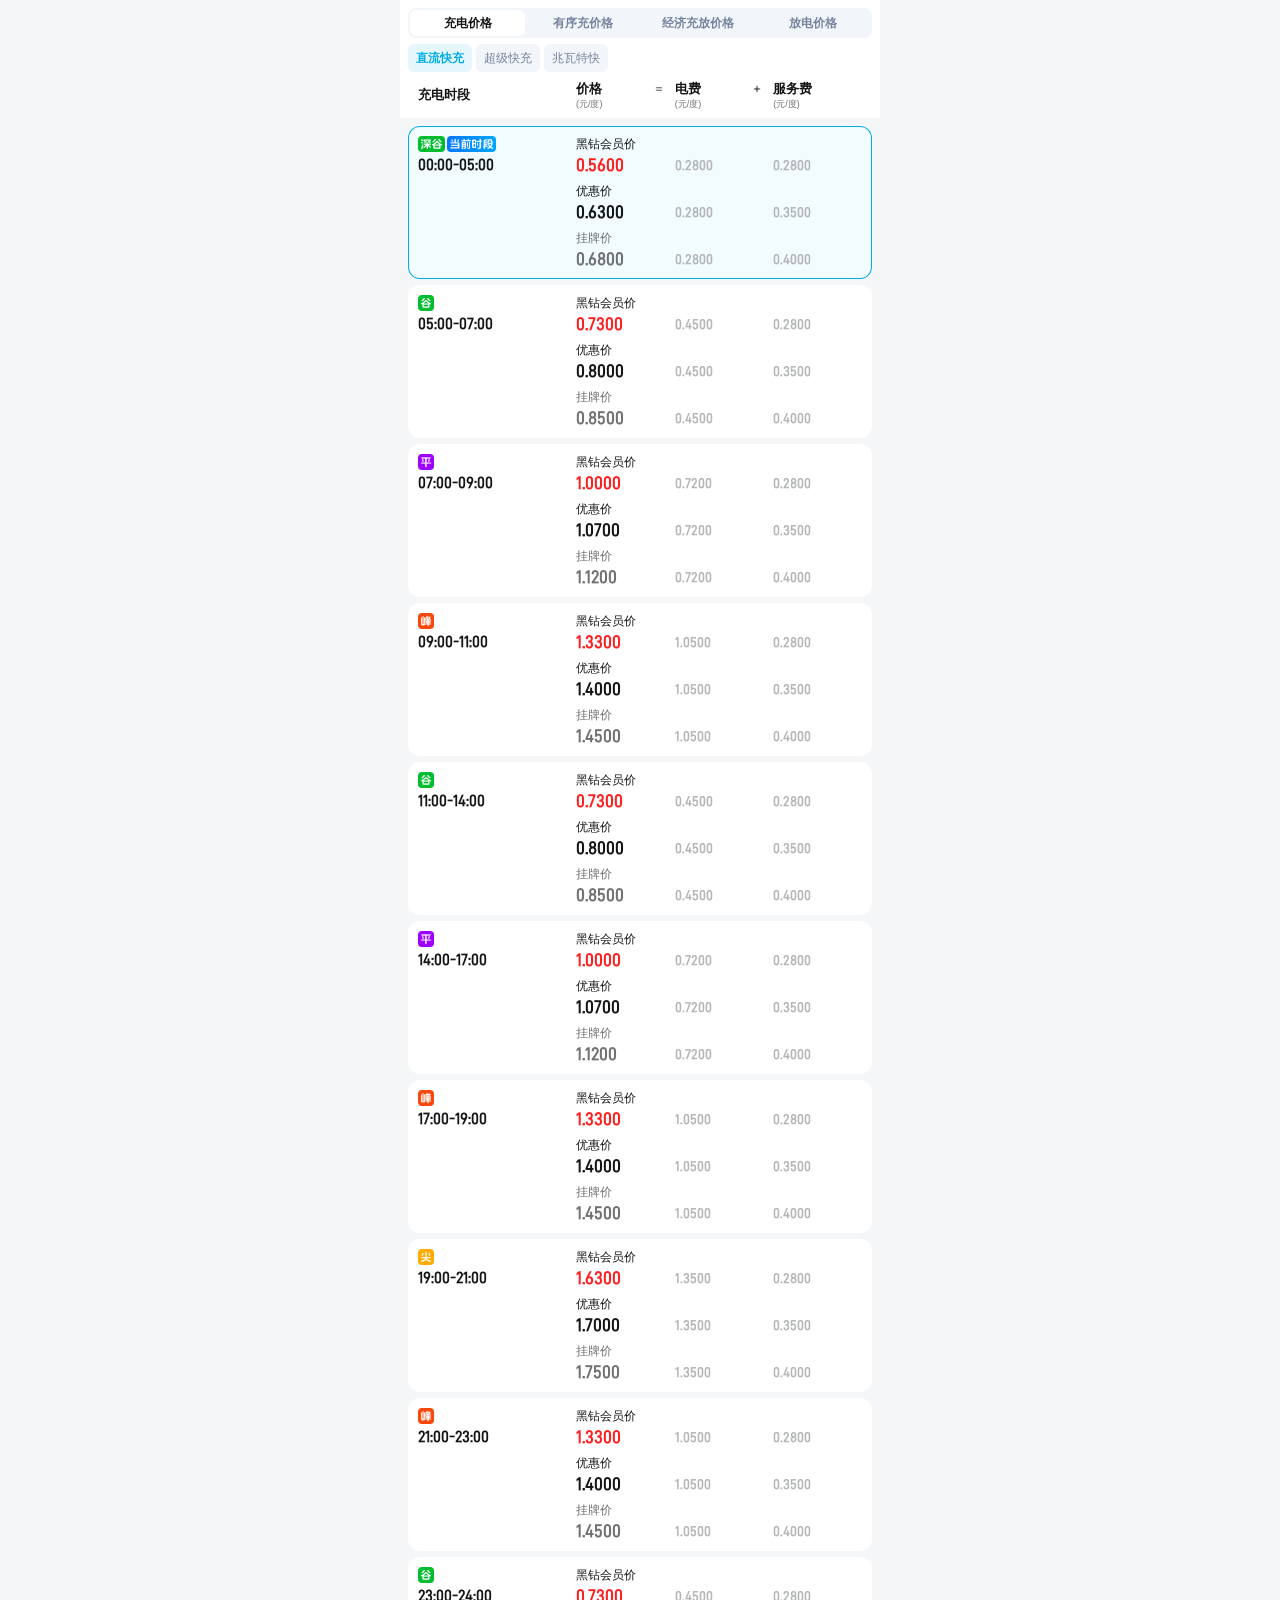
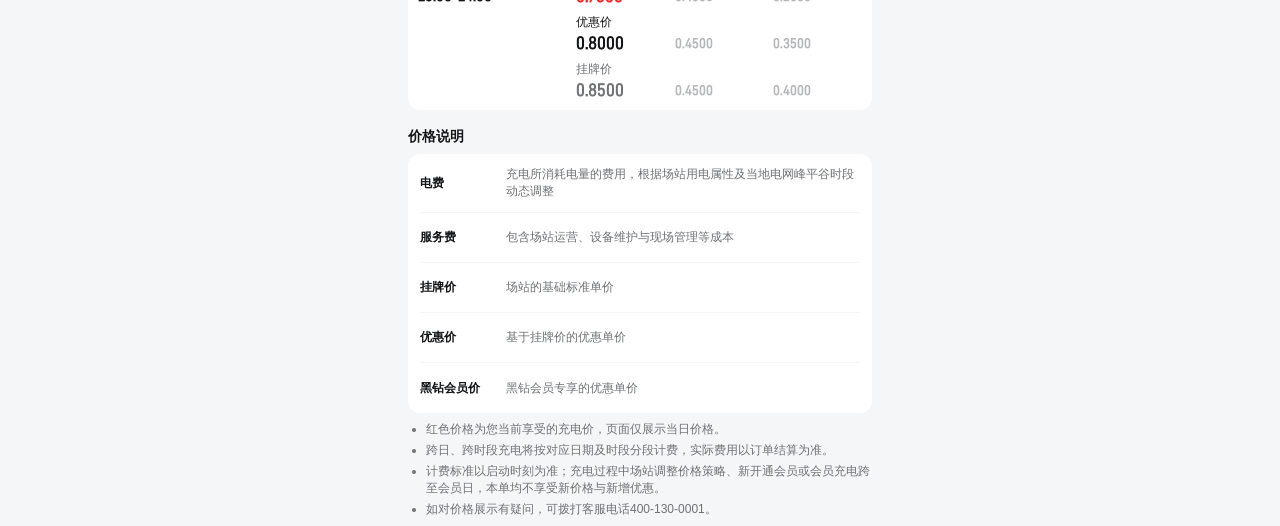
<file: index.html>
<!doctype html>
<!--
  价格详情 H5 页面壳
  - 运行在 APP WebView 中，不包含 APP 原生导航栏。
  - 策略、终端和价格卡片由 app.js 动态渲染。
  - id 与 data-definition 是 JavaScript 查询和显隐控制的契约，修改时需同步 app.js。
-->
<html lang="zh-CN">
  <head>
    <meta charset="UTF-8" />
    <!-- viewport-fit=cover 用于兼容全面屏安全区，底部安全区由 CSS env() 处理。 -->
    <meta name="viewport" content="width=device-width, initial-scale=1, viewport-fit=cover" />
    <meta name="color-scheme" content="light" />
    <title>价格详情</title>
    <!-- 使用空 data favicon，避免静态服务额外请求 /favicon.ico 产生 404。 -->
    <link rel="icon" href="data:," />
    <link rel="stylesheet" href="./styles.css?v=20260912-2" />
  </head>
  <body>
    <main class="price-detail" id="priceDetail">
      <!--
        顶部吸附区：仅包含 H5 内的策略、终端和价格表头。
        APP 原生导航不在 H5 内重复实现。
      -->
      <header class="sticky-header" id="stickyHeader">
        <div class="top-menu" id="topMenu">
          <!--
            策略按钮由 renderStrategies() 注入；白色 slider 是固定底层节点。
            JS 只能删除/重建 .strategy-tab，不能整体清空 #strategyTabs，否则滑块会一并丢失。
          -->
          <section class="strategy-section" id="strategySection" aria-label="充电策略">
            <div class="strategy-tabs" id="strategyTabs">
              <span class="strategy-slider" aria-hidden="true"></span>
            </div>
          </section>

          <!--
            终端按钮由 renderTerminals() 注入；非“充电价格”策略会折叠整个区域。
            折叠依赖 .is-collapsed 的高度与透明度动画，不能改用 hidden 或 display:none。
          -->
          <section class="terminal-section" id="terminalSection" aria-label="终端类型">
            <div class="terminal-tabs" id="terminalTabs"></div>
          </section>
        </div>

        <!--
          表头与价格卡片共用 .price-grid / .price-columns 网格。
          调整列宽、左内边距或列间距时，必须同步检查卡片列是否仍对齐。
        -->
        <div class="table-head" aria-hidden="true">
          <div class="price-grid table-head-grid">
            <div class="period-head">充电时段</div>
            <div class="price-columns">
              <div class="column-head">
                <div class="column-title">
                  <span>价格</span>
                  <img src="./assets/equals@3x.png" alt="" />
                </div>
                <span class="column-unit">(元/度)</span>
              </div>
              <div class="column-head">
                <div class="column-title">
                  <span>电费</span>
                  <img src="./assets/plus@3x.png" alt="" />
                </div>
                <span class="column-unit">(元/度)</span>
              </div>
              <div class="column-head">
                <div class="column-title"><span>服务费</span></div>
                <span class="column-unit">(元/度)</span>
              </div>
            </div>
          </div>
        </div>
      </header>

      <!--
        当日时段卡片挂载点；完整内容由 renderSchedule() 一次性生成。
        当前卡片同时使用 .is-current 与 aria-current="time" 标识，供样式和滚动定位共同查询。
      -->
      <section class="schedule-list" id="scheduleList" aria-label="当日分时价格"></section>

      <!--
        价格说明是稳定 DOM，app.js 根据当前页面实际展示的价格类型控制各 data-definition 行的显隐。
        底部四条计费提示为所有策略共用文案，不参与动态显隐。
      -->
      <section class="explanation">
        <div class="explanation-block">
          <h2>价格说明</h2>
          <dl class="definition-card">
            <!-- data-definition 的取值必须与 STRATEGY_CONFIG.definitions 保持一致。 -->
            <div data-definition="electricity"><dt>电费</dt><dd>充电所消耗电量的费用，根据场站用电属性及当地电网峰平谷时段动态调整</dd></div>
            <div data-definition="service"><dt>服务费</dt><dd>包含场站运营、设备维护与现场管理等成本</dd></div>
            <div data-definition="listed"><dt>挂牌价</dt><dd>场站的基础标准单价</dd></div>
            <div data-definition="discount"><dt>优惠价</dt><dd>基于挂牌价的优惠单价</dd></div>
            <div data-definition="member"><dt>黑钻会员价</dt><dd>黑钻会员专享的优惠单价</dd></div>
          </dl>
          <ul class="price-notes">
            <li>红色价格为您当前享受的充电价，页面仅展示当日价格。</li>
            <li>跨日、跨时段充电将按对应日期及时段分段计费，实际费用以订单结算为准。</li>
            <li>计费标准以启动时刻为准；充电过程中场站调整价格策略、新开通会员或会员充电跨至会员日，本单均不享受新价格与新增优惠。</li>
            <li>如对价格展示有疑问，可拨打客服电话400-130-0001。</li>
          </ul>
        </div>
      </section>
    </main>

    <noscript>请启用 JavaScript 以查看价格详情。</noscript>
    <!-- 脚本放在 body 底部，确保执行时所有固定 DOM 锚点均已创建。 -->
    <script src="./app.js?v=20260912-2"></script>
  </body>
</html>
</file>
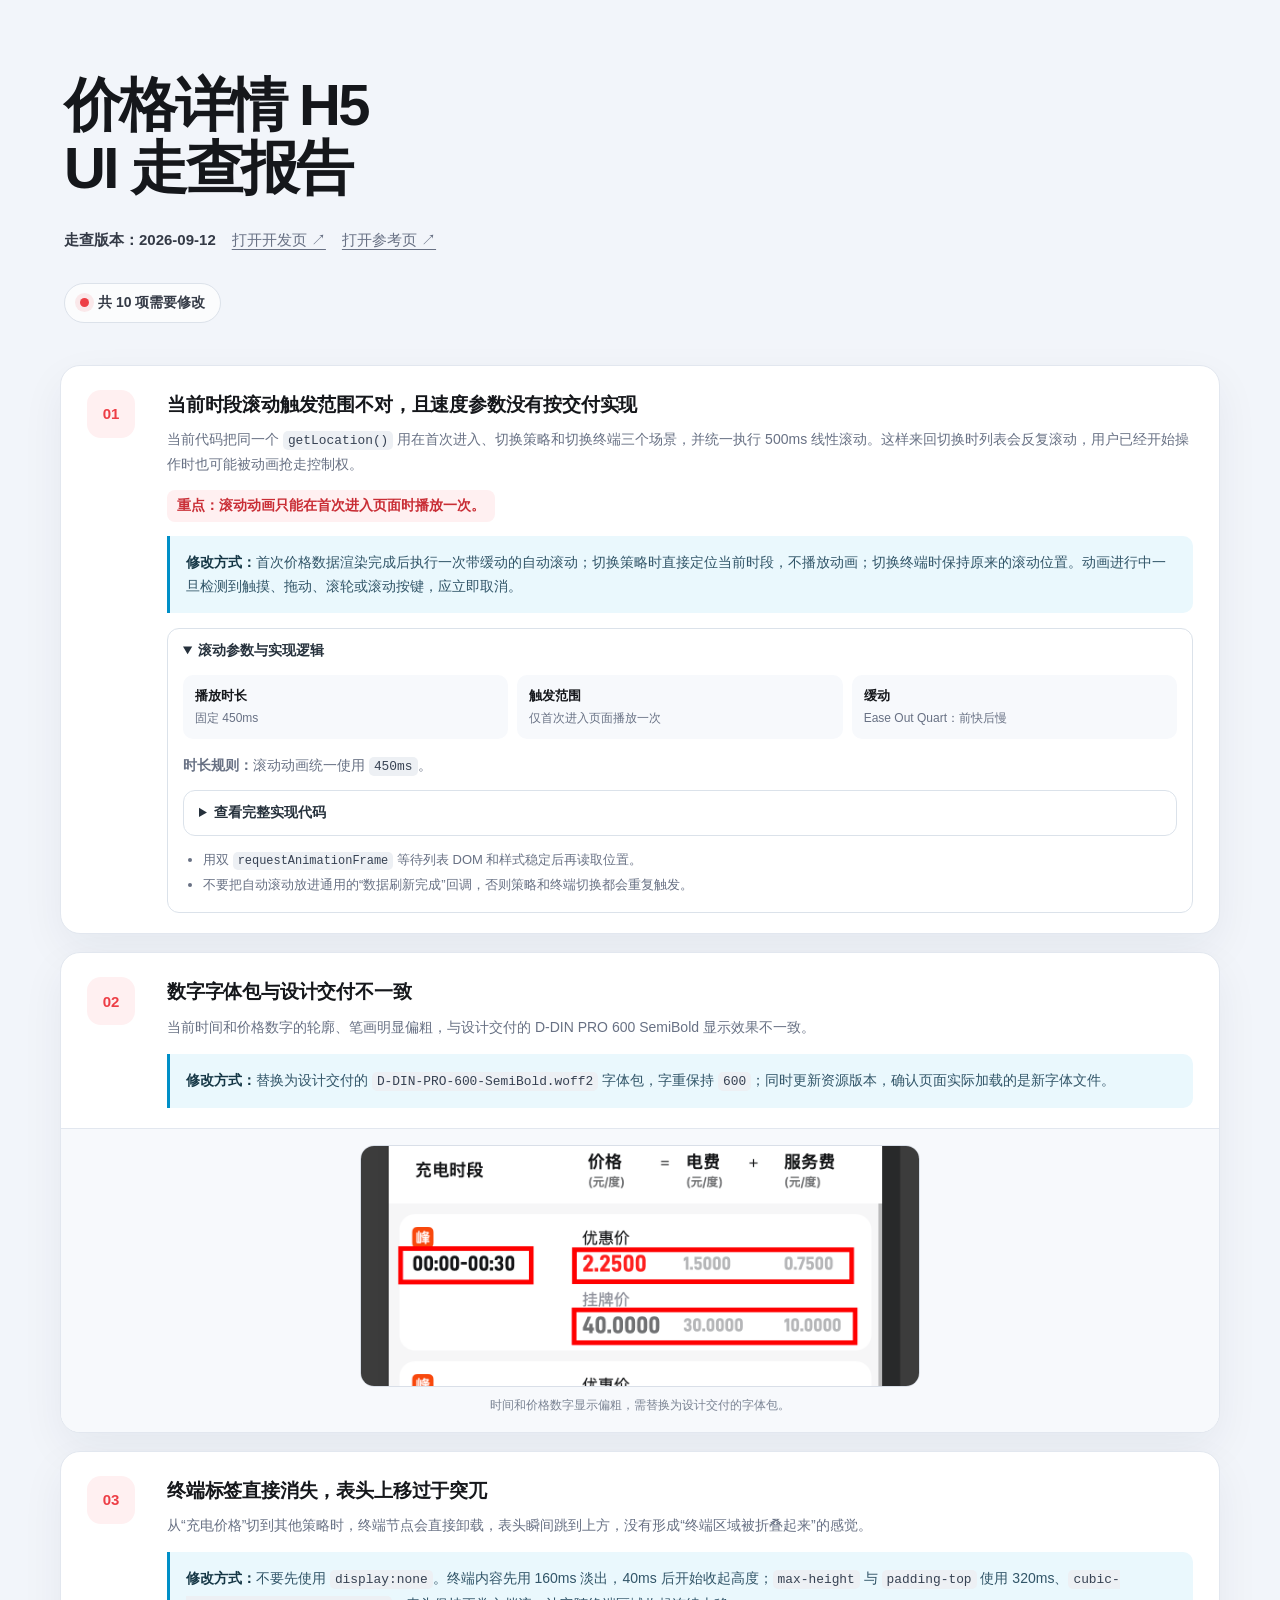
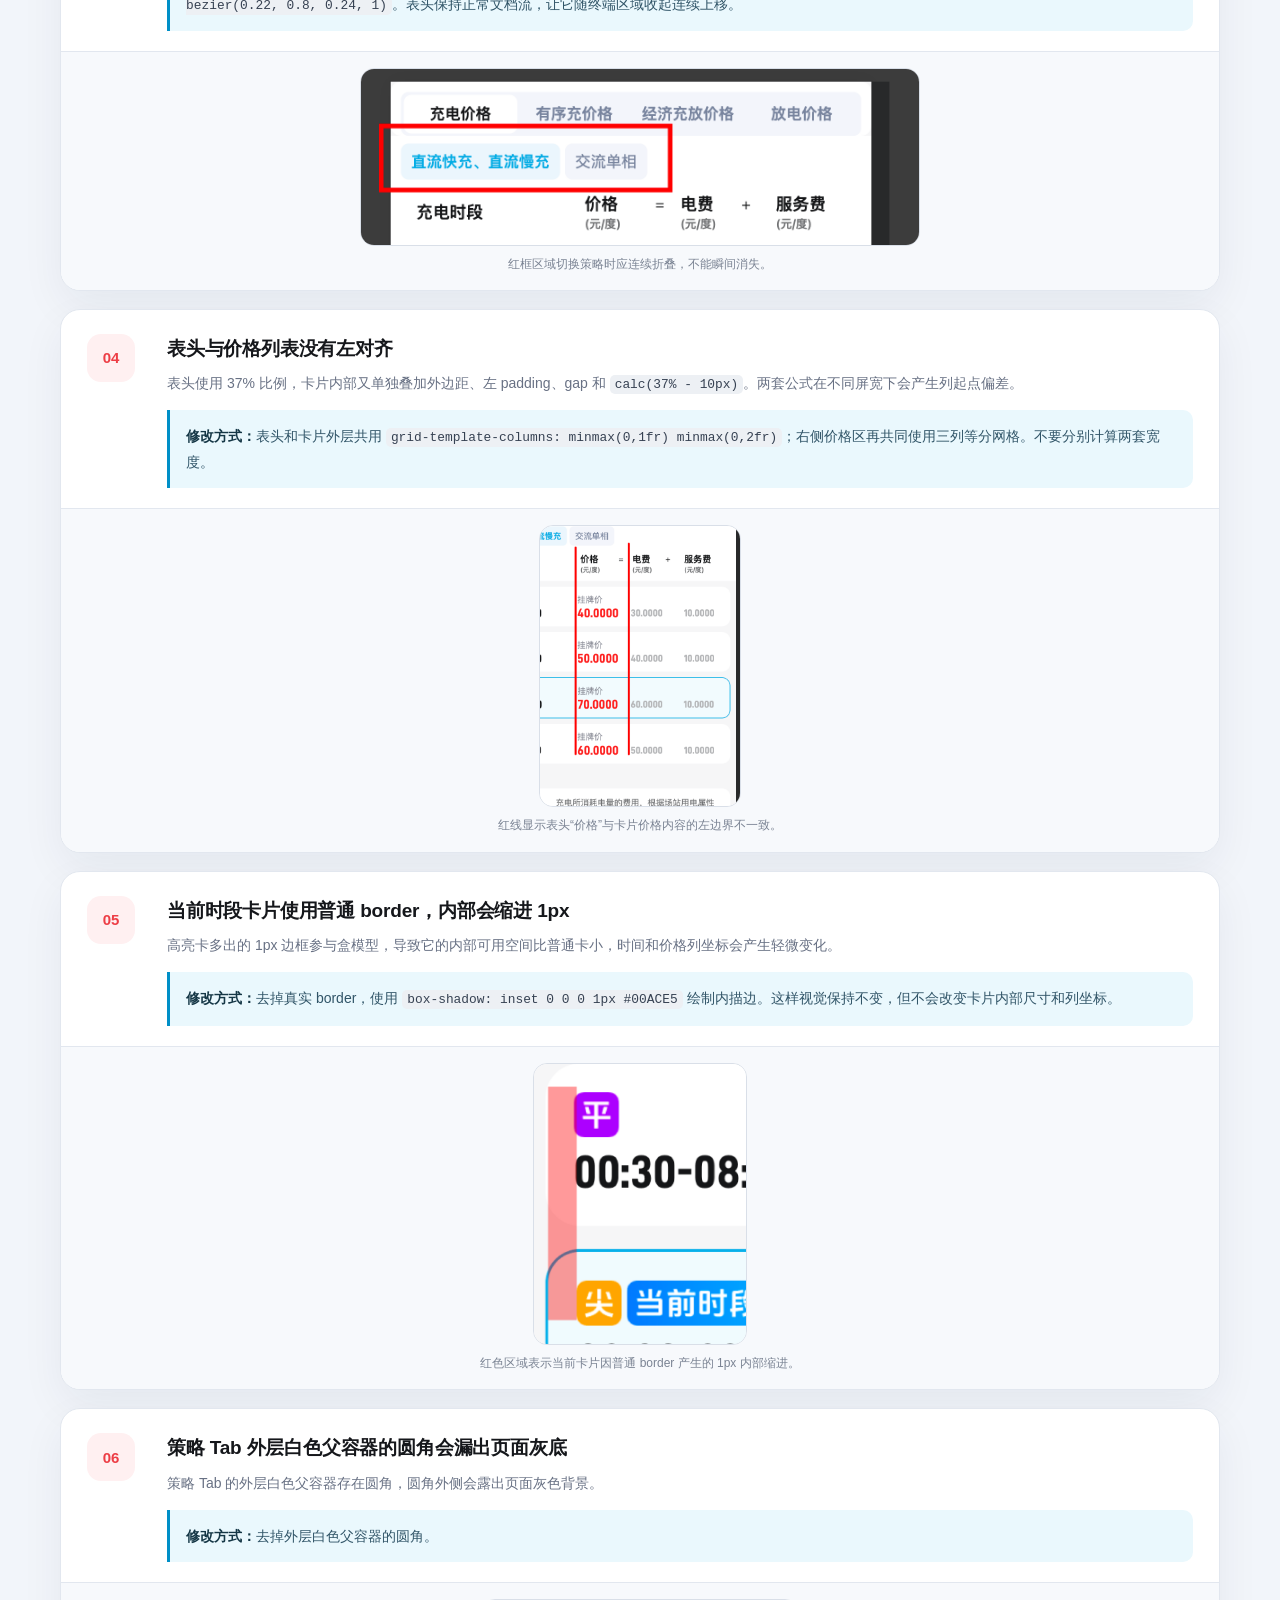
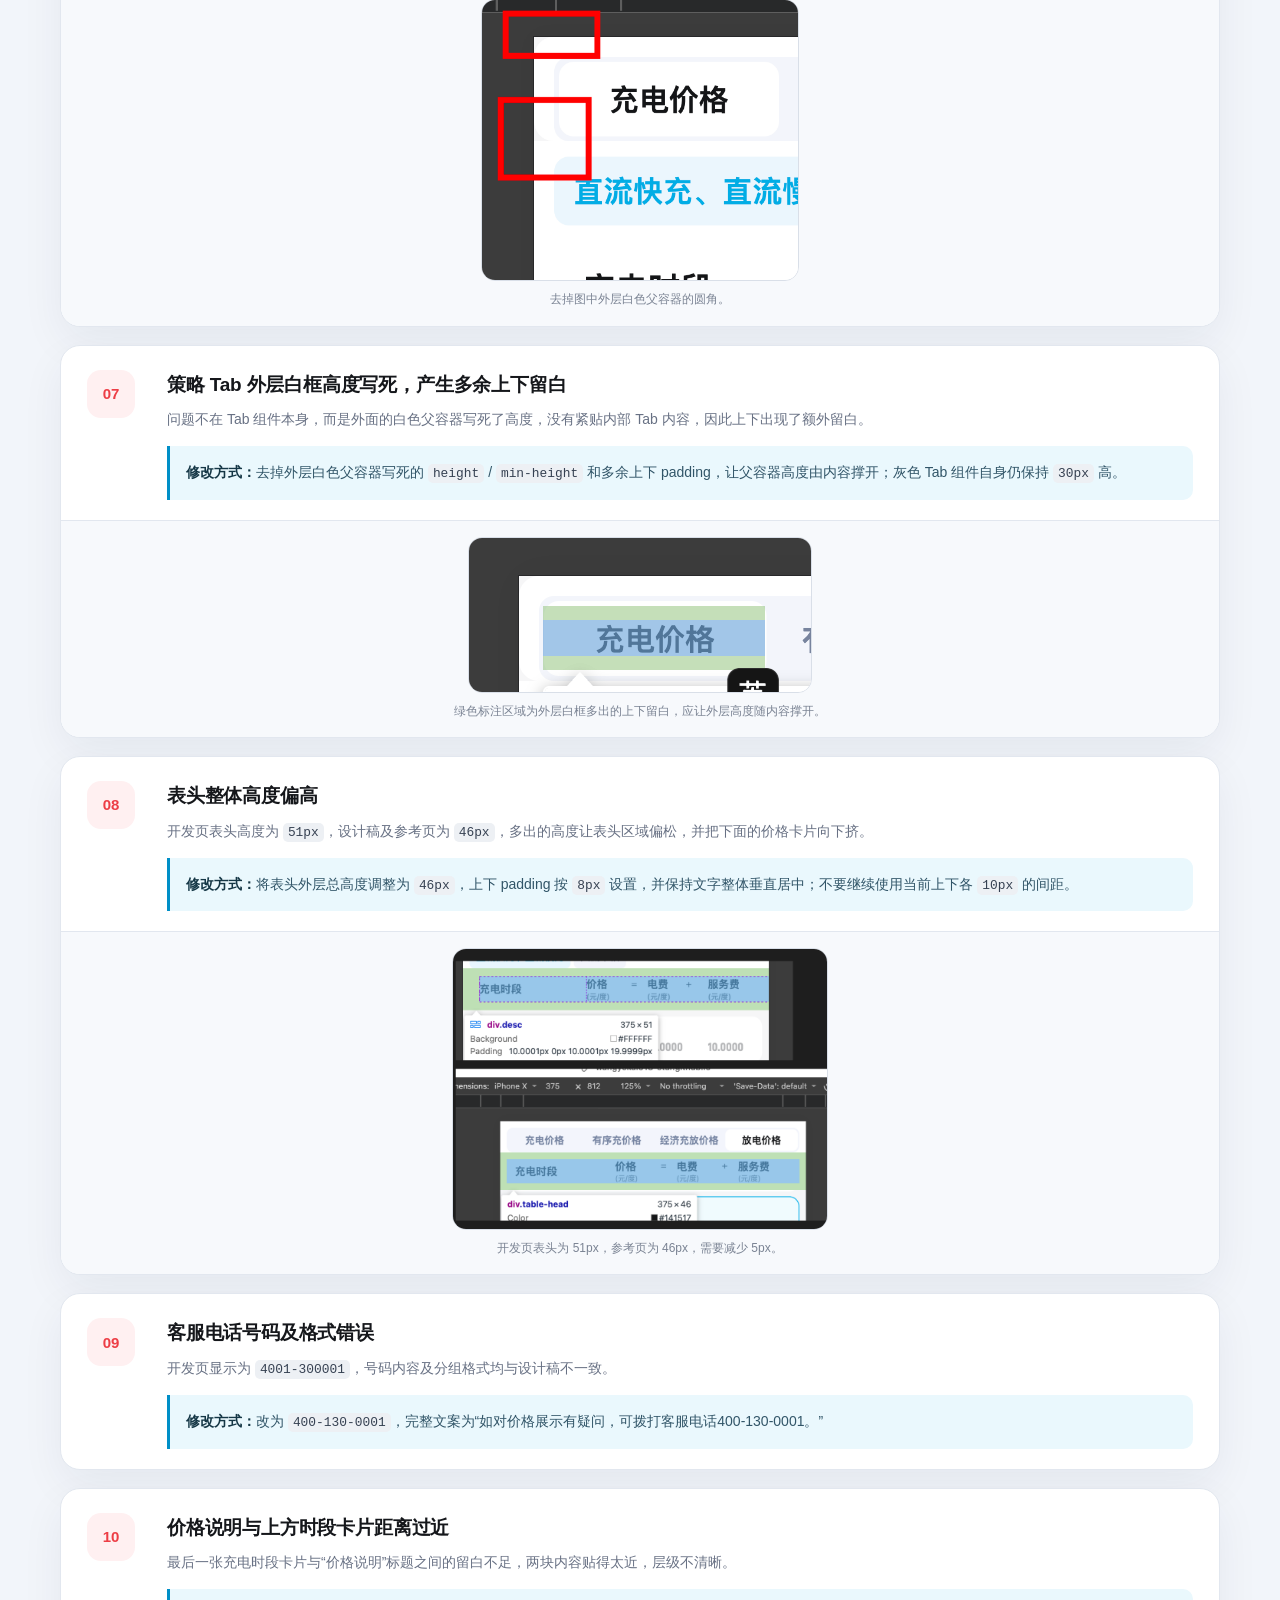
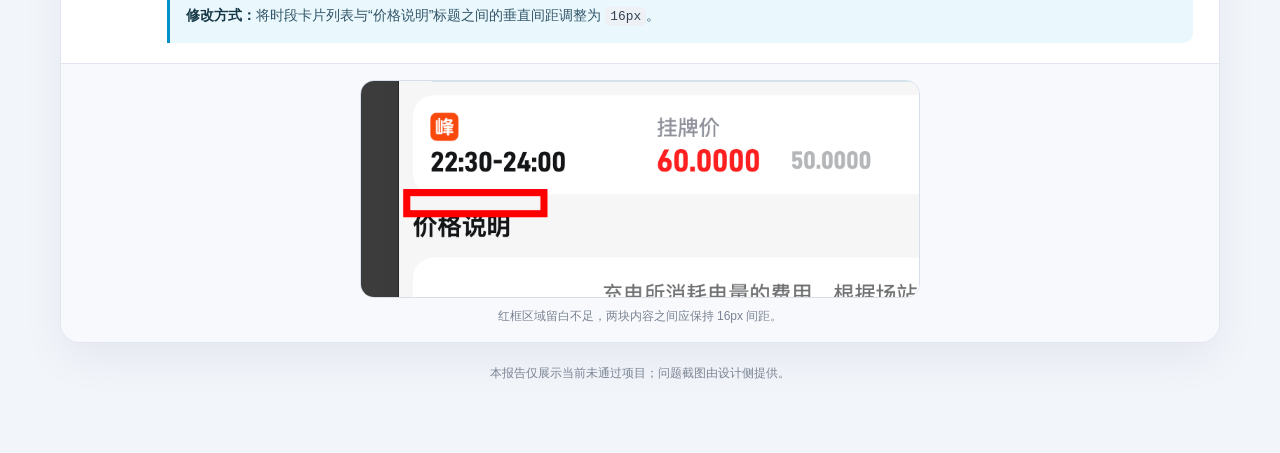
<file: 价格详情_UI走查报告.html>
<!doctype html>
<html lang="zh-CN">
<head>
  <meta charset="utf-8" />
  <meta name="viewport" content="width=device-width, initial-scale=1, viewport-fit=cover" />
  <title>价格详情 H5 · UI 走查报告</title>
  <style>
    :root {
      --bg: #f2f5fa;
      --panel: #ffffff;
      --panel-soft: #f7f9fc;
      --text: #15171b;
      --muted: #687184;
      --line: #e2e7ef;
      --red: #ed3e46;
      --red-soft: #fff0f1;
      --blue: #008fc7;
      --blue-soft: #eaf8fd;
      --green: #19a974;
      --shadow: 0 16px 44px rgba(24, 39, 75, 0.06);
    }

    * { box-sizing: border-box; }

    html {
      color: var(--text);
      background: var(--bg);
      font-family: -apple-system, BlinkMacSystemFont, "PingFang SC", "Helvetica Neue", Arial, sans-serif;
      -webkit-text-size-adjust: 100%;
    }

    body { margin: 0; }

    a { color: inherit; text-underline-offset: 4px; }

    button { font: inherit; }

    .page {
      width: min(1160px, calc(100% - 40px));
      margin: 0 auto;
      padding: 54px 0 80px;
    }

    .hero {
      padding: 20px 4px 42px;
    }

    h1 {
      max-width: 850px;
      margin: 0;
      font-size: 58px;
      font-weight: 800;
      line-height: 1.08;
      letter-spacing: -0.045em;
    }

    .version {
      display: flex;
      flex-wrap: wrap;
      gap: 8px 16px;
      align-items: center;
      margin: 28px 0 0;
      color: var(--muted);
      font-size: 15px;
      line-height: 1.7;
    }

    .version-label {
      color: #343a46;
      font-weight: 650;
    }

    .count-pill {
      display: inline-flex;
      gap: 9px;
      align-items: center;
      margin-top: 30px;
      padding: 10px 15px;
      border: 1px solid #dce2ea;
      border-radius: 999px;
      background: rgba(255, 255, 255, 0.72);
      color: #343a46;
      font-size: 14px;
      font-weight: 650;
    }

    .count-pill::before {
      width: 9px;
      height: 9px;
      border-radius: 50%;
      background: var(--red);
      content: "";
      box-shadow: 0 0 0 5px rgba(237, 62, 70, 0.1);
    }

    .bugs {
      display: grid;
      gap: 18px;
    }

    .bug {
      overflow: hidden;
      border: 1px solid var(--line);
      border-radius: 20px;
      background: var(--panel);
      box-shadow: var(--shadow);
    }

    .bug-main {
      display: grid;
      grid-template-columns: 62px minmax(0, 1fr);
      gap: 18px;
      padding: 24px 26px 20px;
    }

    .bug-index {
      display: flex;
      width: 48px;
      height: 48px;
      align-items: center;
      justify-content: center;
      border-radius: 14px;
      background: var(--red-soft);
      color: var(--red);
      font-size: 15px;
      font-weight: 800;
    }

    .bug h3 {
      margin: 1px 0 9px;
      font-size: 19px;
      line-height: 1.45;
      letter-spacing: -0.01em;
    }

    .bug p {
      margin: 0;
      color: var(--muted);
      font-size: 14px;
      line-height: 1.8;
    }

    .emphasis {
      display: inline-block;
      margin: 12px 0 0;
      padding: 7px 10px;
      border-radius: 8px;
      background: var(--red-soft);
      color: #c92d35;
      font-size: 14px;
      font-weight: 750;
    }

    .fix {
      margin-top: 14px;
      padding: 14px 16px;
      border-left: 3px solid var(--blue);
      border-radius: 0 10px 10px 0;
      background: var(--blue-soft);
      color: #315568;
      font-size: 14px;
      line-height: 1.75;
    }

    .fix strong { color: #153746; }

    .evidence {
      margin: 0;
      padding: 16px;
      border-top: 1px solid var(--line);
      background: var(--panel-soft);
    }

    .evidence button {
      display: block;
      width: fit-content;
      max-width: min(100%, 560px);
      margin: 0 auto;
      padding: 0;
      overflow: hidden;
      border: 1px solid #d9dfe8;
      border-radius: 14px;
      background: #fff;
      cursor: zoom-in;
    }

    .evidence img {
      display: block;
      width: auto;
      max-width: 100%;
      max-height: 280px;
      height: auto;
      object-fit: contain;
    }

    .evidence figcaption {
      margin-top: 9px;
      color: #7a8393;
      font-size: 12px;
      line-height: 1.6;
      text-align: center;
    }

    details {
      margin-top: 15px;
      border: 1px solid #dbe2ea;
      border-radius: 12px;
      background: #fff;
    }

    summary {
      padding: 13px 15px;
      color: #26313c;
      font-size: 14px;
      font-weight: 700;
      cursor: pointer;
    }

    .motion-spec {
      padding: 0 15px 16px;
    }

    .code-details {
      margin-top: 12px;
      overflow: hidden;
    }

    .code-details pre {
      margin: 0;
      border-radius: 0;
    }

    .motion-grid {
      display: grid;
      grid-template-columns: repeat(3, minmax(0, 1fr));
      gap: 9px;
      margin: 2px 0 14px;
    }

    .motion-grid > div {
      padding: 12px;
      border-radius: 10px;
      background: var(--panel-soft);
    }

    .motion-grid b {
      display: block;
      margin-bottom: 3px;
      font-size: 13px;
    }

    .motion-grid span {
      color: var(--muted);
      font-size: 12px;
      line-height: 1.55;
    }

    pre {
      margin: 10px 0 0;
      padding: 15px;
      overflow-x: auto;
      border-radius: 11px;
      background: #151b24;
      color: #e9edf3;
      font: 12px/1.65 ui-monospace, SFMono-Regular, Menlo, Monaco, Consolas, monospace;
      white-space: pre;
    }

    code {
      padding: 2px 5px;
      border-radius: 5px;
      background: #edf0f4;
      color: #364152;
      font-family: ui-monospace, SFMono-Regular, Menlo, Monaco, Consolas, monospace;
      font-size: 0.92em;
    }

    pre code {
      padding: 0;
      background: transparent;
      color: inherit;
      font-size: inherit;
    }

    .plain-list {
      margin: 12px 0 0;
      padding-left: 20px;
      color: var(--muted);
      font-size: 13px;
      line-height: 1.8;
    }

    footer {
      margin-top: 20px;
      color: #7b8492;
      font-size: 12px;
      line-height: 1.7;
      text-align: center;
    }

    dialog {
      width: min(1500px, calc(100% - 28px));
      max-width: none;
      max-height: calc(100dvh - 28px);
      padding: 0;
      overflow: auto;
      border: 0;
      border-radius: 16px;
      background: #fff;
      box-shadow: 0 24px 90px rgba(0, 0, 0, .28);
    }

    dialog::backdrop {
      background: rgba(13, 18, 26, .72);
      backdrop-filter: blur(5px);
    }

    .dialog-bar {
      position: sticky;
      z-index: 1;
      top: 0;
      display: flex;
      justify-content: space-between;
      gap: 12px;
      align-items: center;
      padding: 12px 14px;
      border-bottom: 1px solid var(--line);
      background: rgba(255, 255, 255, .94);
      backdrop-filter: blur(10px);
    }

    .dialog-bar span { font-size: 14px; font-weight: 700; }

    .dialog-bar button {
      padding: 7px 11px;
      border: 0;
      border-radius: 8px;
      background: #eef1f5;
      cursor: pointer;
    }

    dialog img {
      display: block;
      width: 100%;
      height: auto;
    }

    @media (max-width: 720px) {
      .page { width: min(100% - 20px, 1160px); padding-top: 24px; }
      .hero { padding: 10px 4px 28px; }
      h1 { font-size: 58px; }
      .bug-main { grid-template-columns: 1fr; padding: 20px; }
      .bug-index { width: 42px; height: 42px; }
      .evidence { padding: 14px; }
      .evidence img { max-height: 200px; }
      .motion-grid { grid-template-columns: 1fr; }
    }

    @media print {
      body { background: #fff; }
      .page { width: 100%; padding: 0; }
      .bug { box-shadow: none; break-inside: avoid; }
    }
  </style>
</head>
<body>
  <main class="page">
    <header class="hero">
      <h1>价格详情 H5<br />UI 走查报告</h1>
      <p class="version">
        <span class="version-label">走查版本：2026-09-12</span>
        <a href="http://c2.teld9.xyz/cvmobile/HarmonyH5/PriceDetailsV2?ifOrderlyCharging=1&amp;ifV2G=1&amp;canDiscount=1&amp;ifDischarge=1&amp;rideShareTag=&amp;recVersion=0&amp;selectTag=%E7%9B%B4%E6%B5%81%E5%BF%AB%E5%85%85%E3%80%81%E7%9B%B4%E6%B5%81%E6%85%A2%E5%85%85&amp;stationID=6b3af652-c658-460c-899b-7eb04cf40555&amp;selectChargeType=%E5%85%85%E7%94%B5%E4%BB%B7%E6%A0%BC&amp;plusVersion=lite&amp;userLevel=L3&amp;isplus=1&amp;tagInfo=%5B%7B%22tagID%22%3A%22%22,%22tagName%22%3A%22%E5%8E%86%E5%8F%B2%E9%AB%98%E6%B6%88%E8%B4%B9%E7%94%A8%E6%88%B7%22%7D%5D&amp;ifHLHTSta=0" target="_blank" rel="noreferrer">打开开发页 ↗</a>
        <a href="https://wangyekai918-star.github.io/price-detail-h5/?currentTime=14:30" target="_blank" rel="noreferrer">打开参考页 ↗</a>
      </p>
      <div class="count-pill">共 10 项需要修改</div>
    </header>

    <section aria-label="需修改项目">
      <div class="bugs">
        <article class="bug">
          <div class="bug-main">
            <div class="bug-index">01</div>
            <div>
              <h3>当前时段滚动触发范围不对，且速度参数没有按交付实现</h3>
              <p>当前代码把同一个 <code>getLocation()</code> 用在首次进入、切换策略和切换终端三个场景，并统一执行 500ms 线性滚动。这样来回切换时列表会反复滚动，用户已经开始操作时也可能被动画抢走控制权。</p>
              <div class="emphasis">重点：滚动动画只能在首次进入页面时播放一次。</div>
              <div class="fix"><strong>修改方式：</strong>首次价格数据渲染完成后执行一次带缓动的自动滚动；切换策略时直接定位当前时段，不播放动画；切换终端时保持原来的滚动位置。动画进行中一旦检测到触摸、拖动、滚轮或滚动按键，应立即取消。</div>

              <details open>
                <summary>滚动参数与实现逻辑</summary>
                <div class="motion-spec">
                  <div class="motion-grid">
                    <div><b>播放时长</b><span>固定 450ms</span></div>
                    <div><b>触发范围</b><span>仅首次进入页面播放一次</span></div>
                    <div><b>缓动</b><span>Ease Out Quart：前快后慢</span></div>
                  </div>
                  <p><strong>时长规则：</strong>滚动动画统一使用 <code>450ms</code>。</p>
                  <details class="code-details">
                    <summary>查看完整实现代码</summary>
                    <pre><code>// 页面生命周期内只允许首批有效价格数据渲染后进入一次
let didPlayInitialScroll = false;
let animationId = 0;

function cancelAutoScroll() {
  if (!animationId) return;
  cancelAnimationFrame(animationId);
  animationId = 0;
}

function getCurrentPeriodTarget(scroller, currentCard) {
  const scrollerTop = scroller.getBoundingClientRect().top;
  const cardTop = currentCard.getBoundingClientRect().top;
  const rawTarget = scroller.scrollTop + cardTop - scrollerTop;
  const maxScrollTop = scroller.scrollHeight - scroller.clientHeight;
  return Math.max(0, Math.min(rawTarget, maxScrollTop));
}

function runInitialCurrentPeriodScroll(scroller, currentCard) {
  if (didPlayInitialScroll || !currentCard) return;
  didPlayInitialScroll = true;

  const start = scroller.scrollTop;
  const target = getCurrentPeriodTarget(scroller, currentCard);
  const distance = target - start;
  const duration = 450;

  if (Math.abs(distance) &lt; 1) return;

  if (matchMedia("(prefers-reduced-motion: reduce)").matches) {
    scroller.scrollTop = target;
    return;
  }

  const startedAt = performance.now();
  const step = (now) => {
    const t = Math.min(1, (now - startedAt) / duration);
    const eased = 1 - Math.pow(1 - t, 4); // Ease Out Quart
    scroller.scrollTop = start + distance * eased;
    if (t &lt; 1) {
      animationId = requestAnimationFrame(step);
    } else {
      animationId = 0;
    }
  };
  animationId = requestAnimationFrame(step);
}

// 首批价格数据渲染完成后调用；双 RAF 避免读取到未稳定的布局位置
function onInitialPriceRendered(scroller) {
  requestAnimationFrame(() => requestAnimationFrame(() => {
    const currentCard = scroller.querySelector("[data-current-period='true']");
    runInitialCurrentPeriodScroll(scroller, currentCard);
  }));
}

// 用户主动操作时立即取消
["touchstart", "pointerdown", "wheel"].forEach((name) => {
  scroller.addEventListener(name, cancelAutoScroll, {
    capture: true,
    passive: true
  });
});
window.addEventListener("keydown", (event) => {
  if (["ArrowUp", "ArrowDown", "PageUp", "PageDown", "Home", "End", " "]
      .includes(event.key)) cancelAutoScroll();
}, true);

// Tab：重新渲染后直接定位，不播放动画
function onStrategyRendered(scroller) {
  const currentCard = scroller.querySelector("[data-current-period='true']");
  if (currentCard) scroller.scrollTop = getCurrentPeriodTarget(scroller, currentCard);
}

// 终端：渲染前保存 scrollTop，渲染后原样恢复
function rerenderTerminal(scroller, renderTerminalPriceList) {
  const previousScrollTop = scroller.scrollTop;
  renderTerminalPriceList();
  requestAnimationFrame(() => { scroller.scrollTop = previousScrollTop; });
}</code></pre>
                  </details>
                  <ul class="plain-list">
                    <li>用双 <code>requestAnimationFrame</code> 等待列表 DOM 和样式稳定后再读取位置。</li>
                    <li>不要把自动滚动放进通用的“数据刷新完成”回调，否则策略和终端切换都会重复触发。</li>
                  </ul>
                </div>
              </details>
            </div>
          </div>
        </article>

        <article class="bug">
          <div class="bug-main">
            <div class="bug-index">02</div>
            <div>
              <h3>数字字体包与设计交付不一致</h3>
              <p>当前时间和价格数字的轮廓、笔画明显偏粗，与设计交付的 D-DIN PRO 600 SemiBold 显示效果不一致。</p>
              <div class="fix"><strong>修改方式：</strong>替换为设计交付的 <code>D-DIN-PRO-600-SemiBold.woff2</code> 字体包，字重保持 <code>600</code>；同时更新资源版本，确认页面实际加载的是新字体文件。</div>
            </div>
          </div>
          <figure class="evidence">
            <button type="button" data-image="./audit-assets/font-package-reference.png" data-title="数字字体显示偏粗">
              <img src="./audit-assets/font-package-reference.png" alt="数字字体显示偏粗的标注截图" loading="lazy" />
            </button>
            <figcaption>时间和价格数字显示偏粗，需替换为设计交付的字体包。</figcaption>
          </figure>
        </article>

        <article class="bug">
          <div class="bug-main">
            <div class="bug-index">03</div>
            <div>
              <h3>终端标签直接消失，表头上移过于突兀</h3>
              <p>从“充电价格”切到其他策略时，终端节点会直接卸载，表头瞬间跳到上方，没有形成“终端区域被折叠起来”的感觉。</p>
              <div class="fix"><strong>修改方式：</strong>不要先使用 <code>display:none</code>。终端内容先用 160ms 淡出，40ms 后开始收起高度；<code>max-height</code> 与 <code>padding-top</code> 使用 320ms、<code>cubic-bezier(0.22, 0.8, 0.24, 1)</code>。表头保持正常文档流，让它随终端区域收起连续上移。</div>
            </div>
          </div>
          <figure class="evidence">
            <button type="button" data-image="./audit-assets/terminal-collapse-reference.png" data-title="终端标签区域突然消失">
              <img src="./audit-assets/terminal-collapse-reference.png" alt="终端标签区域突然消失的标注截图" loading="lazy" />
            </button>
            <figcaption>红框区域切换策略时应连续折叠，不能瞬间消失。</figcaption>
          </figure>
        </article>

        <article class="bug">
          <div class="bug-main">
            <div class="bug-index">04</div>
            <div>
              <h3>表头与价格列表没有左对齐</h3>
              <p>表头使用 37% 比例，卡片内部又单独叠加外边距、左 padding、gap 和 <code>calc(37% - 10px)</code>。两套公式在不同屏宽下会产生列起点偏差。</p>
              <div class="fix"><strong>修改方式：</strong>表头和卡片外层共用 <code>grid-template-columns: minmax(0,1fr) minmax(0,2fr)</code>；右侧价格区再共同使用三列等分网格。不要分别计算两套宽度。</div>
            </div>
          </div>
          <figure class="evidence">
            <button type="button" data-image="./audit-assets/grid-alignment-reference.png" data-title="表头与卡片价格列未左对齐">
              <img src="./audit-assets/grid-alignment-reference.png" alt="表头与价格列表未左对齐的标注截图" loading="lazy" />
            </button>
            <figcaption>红线显示表头“价格”与卡片价格内容的左边界不一致。</figcaption>
          </figure>
        </article>

        <article class="bug">
          <div class="bug-main">
            <div class="bug-index">05</div>
            <div>
              <h3>当前时段卡片使用普通 border，内部会缩进 1px</h3>
              <p>高亮卡多出的 1px 边框参与盒模型，导致它的内部可用空间比普通卡小，时间和价格列坐标会产生轻微变化。</p>
              <div class="fix"><strong>修改方式：</strong>去掉真实 border，使用 <code>box-shadow: inset 0 0 0 1px #00ACE5</code> 绘制内描边。这样视觉保持不变，但不会改变卡片内部尺寸和列坐标。</div>
            </div>
          </div>
          <figure class="evidence">
            <button type="button" data-image="./audit-assets/current-card-inset-reference.png" data-title="当前卡片内容缩进 1px">
              <img src="./audit-assets/current-card-inset-reference.png" alt="当前卡片内容缩进一像素的标注截图" loading="lazy" />
            </button>
            <figcaption>红色区域表示当前卡片因普通 border 产生的 1px 内部缩进。</figcaption>
          </figure>
        </article>

        <article class="bug">
          <div class="bug-main">
            <div class="bug-index">06</div>
            <div>
              <h3>策略 Tab 外层白色父容器的圆角会漏出页面灰底</h3>
              <p>策略 Tab 的外层白色父容器存在圆角，圆角外侧会露出页面灰色背景。</p>
              <div class="fix"><strong>修改方式：</strong>去掉外层白色父容器的圆角。</div>
            </div>
          </div>
          <figure class="evidence">
            <button type="button" data-image="./audit-assets/tab-parent-radius-reference.png?v=2" data-title="Tab 父级容器圆角露出页面灰底">
              <img src="./audit-assets/tab-parent-radius-reference.png?v=2" alt="Tab 父级容器圆角露出页面灰底的标注截图" loading="lazy" />
            </button>
            <figcaption>去掉图中外层白色父容器的圆角。</figcaption>
          </figure>
        </article>

        <article class="bug">
          <div class="bug-main">
            <div class="bug-index">07</div>
            <div>
              <h3>策略 Tab 外层白框高度写死，产生多余上下留白</h3>
              <p>问题不在 Tab 组件本身，而是外面的白色父容器写死了高度，没有紧贴内部 Tab 内容，因此上下出现了额外留白。</p>
              <div class="fix"><strong>修改方式：</strong>去掉外层白色父容器写死的 <code>height</code> / <code>min-height</code> 和多余上下 padding，让父容器高度由内容撑开；灰色 Tab 组件自身仍保持 <code>30px</code> 高。</div>
            </div>
          </div>
          <figure class="evidence">
            <button type="button" data-image="./audit-assets/tab-parent-height-reference.png" data-title="Tab 外层白框存在多余上下留白">
              <img src="./audit-assets/tab-parent-height-reference.png" alt="Tab 外层白框上下留白的标注截图" loading="lazy" />
            </button>
            <figcaption>绿色标注区域为外层白框多出的上下留白，应让外层高度随内容撑开。</figcaption>
          </figure>
        </article>

        <article class="bug">
          <div class="bug-main">
            <div class="bug-index">08</div>
            <div>
              <h3>表头整体高度偏高</h3>
              <p>开发页表头高度为 <code>51px</code>，设计稿及参考页为 <code>46px</code>，多出的高度让表头区域偏松，并把下面的价格卡片向下挤。</p>
              <div class="fix"><strong>修改方式：</strong>将表头外层总高度调整为 <code>46px</code>，上下 padding 按 <code>8px</code> 设置，并保持文字整体垂直居中；不要继续使用当前上下各 <code>10px</code> 的间距。</div>
            </div>
          </div>
          <figure class="evidence">
            <button type="button" data-image="./audit-assets/table-header-height-reference.png" data-title="表头高度比设计稿高 5px">
              <img src="./audit-assets/table-header-height-reference.png" alt="开发页与参考页表头高度对比截图" loading="lazy" />
            </button>
            <figcaption>开发页表头为 51px，参考页为 46px，需要减少 5px。</figcaption>
          </figure>
        </article>

        <article class="bug">
          <div class="bug-main">
            <div class="bug-index">09</div>
            <div>
              <h3>客服电话号码及格式错误</h3>
              <p>开发页显示为 <code>4001-300001</code>，号码内容及分组格式均与设计稿不一致。</p>
              <div class="fix"><strong>修改方式：</strong>改为 <code>400-130-0001</code>，完整文案为“如对价格展示有疑问，可拨打客服电话400-130-0001。”</div>
            </div>
          </div>
        </article>

        <article class="bug">
          <div class="bug-main">
            <div class="bug-index">10</div>
            <div>
              <h3>价格说明与上方时段卡片距离过近</h3>
              <p>最后一张充电时段卡片与“价格说明”标题之间的留白不足，两块内容贴得太近，层级不清晰。</p>
              <div class="fix"><strong>修改方式：</strong>将时段卡片列表与“价格说明”标题之间的垂直间距调整为 <code>16px</code>。</div>
            </div>
          </div>
          <figure class="evidence">
            <button type="button" data-image="./audit-assets/price-description-spacing-reference.png" data-title="价格说明与上方时段卡片距离过近">
              <img src="./audit-assets/price-description-spacing-reference.png" alt="价格说明与上方时段卡片距离过近的标注截图" loading="lazy" />
            </button>
            <figcaption>红框区域留白不足，两块内容之间应保持 16px 间距。</figcaption>
          </figure>
        </article>
      </div>
    </section>

    <footer>本报告仅展示当前未通过项目；问题截图由设计侧提供。</footer>
  </main>

  <dialog id="imageDialog">
    <div class="dialog-bar">
      <span id="dialogTitle">问题截图</span>
      <button type="button" id="dialogClose">关闭</button>
    </div>
    <img id="dialogImage" alt="" />
  </dialog>

  <script>
    // 使用用户提供的原始截图打开大图，不对图片做二次压缩或重绘。
    const dialog = document.querySelector("#imageDialog");
    const dialogImage = document.querySelector("#dialogImage");
    const dialogTitle = document.querySelector("#dialogTitle");

    document.querySelectorAll("[data-image]").forEach((button) => {
      button.addEventListener("click", () => {
        dialogImage.src = button.dataset.image;
        dialogImage.alt = button.dataset.title;
        dialogTitle.textContent = button.dataset.title;
        dialog.showModal();
      });
    });

    document.querySelector("#dialogClose").addEventListener("click", () => dialog.close());
    dialog.addEventListener("click", (event) => {
      if (event.target === dialog) dialog.close();
    });
  </script>
</body>
</html>
</file>
<file: styles.css>
/*
 * 价格详情 H5 样式说明
 * 1. 页面按移动端 WebView 实现，不包含 APP 原生导航高度。
 * 2. 表头与卡片必须共用同一套两级网格，避免响应式宽度下列错位。
 * 3. 所有图片均直接使用用户提供的 @3x PNG，CSS 中按逻辑像素设置尺寸。
 */

/* 数字专用字体：仅用于时间和价格，普通中文继续使用系统字体栈。 */
@font-face {
  font-family: "D-DIN-PRO";
  src: url("./fonts/D-DIN-PRO-600-SemiBold.woff2") format("woff2");
  font-style: normal;
  font-weight: 600;
  font-display: swap;
}

/* 设计变量：颜色、圆角和网格比例集中维护，避免组件内出现不同口径。 */
:root {
  --bg-page: #f4f6f8;
  --bg-white: #ffffff;
  --bg-blue-gray: #f2f5fa;
  --text-primary: #141517;
  --text-secondary: #6f7173;
  --text-note: #b4b6b8;
  --text-blue-gray: #77849e;
  --brand: #00ace5;
  --brand-10: rgba(0, 172, 229, 0.1);
  --current-bg: #f2fbfe;
  --price-red: #fd2020;
  --card-radius: 12px;
  --page-gutter: 8px;
  --column-gap: 10px;
  --period-ratio: 1fr;
  --price-ratio: 2fr;
}

/* 基础重置与 WebView 兼容。 */
* {
  box-sizing: border-box;
  -webkit-tap-highlight-color: transparent;
}

html {
  background: var(--bg-page);
  color: var(--text-primary);
  font-family: -apple-system, BlinkMacSystemFont, "PingFang SC", "Helvetica Neue", Arial, sans-serif;
  /* 禁止浏览器在终端折叠时自动修正 scrollY，避免列表被系统“拉回”。 */
  overflow-anchor: none;
  -webkit-text-size-adjust: 100%;
}

body {
  min-width: 280px;
  margin: 0;
  background: var(--bg-page);
}

button {
  font: inherit;
}

.price-detail {
  width: 100%;
  /* 手机保持满宽；平板、折叠屏和横屏超过 480px 后居中，避免价格列被过度拉散。 */
  max-width: 480px;
  min-height: 100dvh;
  margin-inline: auto;
  overflow-anchor: none;
  background: var(--bg-page);
}

/* 顶部吸附区：WebView 滚动时策略、终端和表头始终可见。 */
.sticky-header {
  position: sticky;
  z-index: 20;
  top: 0;
  width: 100%;
  background: var(--bg-white);
}

.top-menu {
  display: flex;
  flex-direction: column;
  gap: 0;
  width: 100%;
  padding: 8px 8px 0;
  background: var(--bg-white);
}

.top-menu[hidden],
.strategy-section[hidden] {
  display: none;
}

/*
 * 终端区域折叠动效：先淡出内容，40ms 后收起高度，表头随正常文档流上移。
 * 不使用 display:none，否则无法保留折叠过程。
 */
.terminal-section {
  max-height: 34px;
  padding-top: 6px;
  overflow: hidden;
  opacity: 1;
  transition:
    max-height 320ms cubic-bezier(0.22, 0.8, 0.24, 1),
    padding-top 320ms cubic-bezier(0.22, 0.8, 0.24, 1),
    opacity 160ms ease;
  transition-delay: 0ms;
  will-change: max-height, padding-top, opacity;
}

.terminal-section.is-collapsed {
  max-height: 0;
  padding-top: 0;
  opacity: 0;
  pointer-events: none;
  transition-delay: 40ms, 40ms, 0ms;
}

.strategy-section[hidden] + .terminal-section {
  max-height: 28px;
  padding-top: 0;
}

.strategy-section[hidden] + .terminal-section.is-collapsed {
  max-height: 0;
}

/* 策略 Tab：--tab-count / --tab-index 由 app.js 根据 APP 下发数据动态写入。 */
.strategy-tabs {
  --tab-count: 4;
  --tab-index: 0;
  position: relative;
  display: grid;
  grid-template-columns: repeat(var(--tab-count), minmax(0, 1fr));
  width: 100%;
  height: 30px;
  padding: 2px;
  overflow: hidden;
  /* Tab 灰色容器按设计保留 8px 圆角；外层页面容器不要复用这里的圆角。 */
  border-radius: 8px;
  background: var(--bg-blue-gray);
}

/* 白色选中块只做 transform 位移，避免切换时直接显隐造成跳变。 */
.strategy-slider {
  position: absolute;
  z-index: 0;
  top: 2px;
  bottom: 2px;
  left: 2px;
  width: calc((100% - 4px) / var(--tab-count));
  border-radius: 6px;
  background: var(--bg-white);
  transform: translate3d(calc(var(--tab-index) * 100%), 0, 0);
  transition: transform 280ms cubic-bezier(0.22, 0.8, 0.24, 1);
  will-change: transform;
}

.strategy-tab {
  position: relative;
  z-index: 1;
  min-width: 0;
  height: 26px;
  padding: 6px 4px;
  overflow: hidden;
  border: 0;
  background: transparent;
  color: var(--text-blue-gray);
  font-size: 12px;
  font-weight: 600;
  line-height: 14px;
  text-align: center;
  text-overflow: ellipsis;
  white-space: nowrap;
  cursor: default;
  transition: color 180ms ease;
}

.strategy-tab.is-active {
  color: var(--text-primary);
}

.strategy-tab:focus,
.terminal-tab:focus {
  outline: none;
}

.strategy-tab[aria-disabled="false"] {
  cursor: pointer;
}

/* 终端数量较多时仅本行横向滚动，不允许撑宽整个页面。 */
.terminal-tabs {
  display: flex;
  gap: 4px;
  width: 100%;
  min-height: 28px;
  overflow-x: auto;
  overflow-y: hidden;
  scrollbar-width: none;
}

.terminal-tabs::-webkit-scrollbar {
  display: none;
}

.terminal-tab {
  flex: 0 0 auto;
  height: 28px;
  padding: 5px 8px;
  overflow: hidden;
  border: 0;
  border-radius: 6px;
  background: var(--bg-blue-gray);
  color: var(--text-blue-gray);
  font-size: 12px;
  font-weight: 400;
  line-height: 18px;
  text-overflow: ellipsis;
  white-space: nowrap;
}

.terminal-tab.is-active {
  background: var(--brand-10);
  color: var(--brand);
  font-weight: 600;
}

/* 表头与价格卡片共享的响应式列网格。 */
.table-head {
  width: 100%;
  padding: 8px;
  background: var(--bg-white);
}

/* 第一列时段占 1/3，右侧三列价格合计占 2/3。 */
.price-grid {
  display: grid;
  grid-template-columns: minmax(0, var(--period-ratio)) minmax(0, var(--price-ratio));
  column-gap: var(--column-gap);
  width: 100%;
  min-width: 0;
}

.table-head-grid {
  /* 与 .price-card 的 10px 左内边距成对维护，确保表头和卡片第一列起点一致。 */
  padding-left: 10px;
}

.period-head,
.column-title {
  color: var(--text-primary);
  font-size: 13px;
  font-weight: 600;
  line-height: 18px;
}

.period-head {
  display: flex;
  align-items: center;
}

/* 右侧“价格 / 电费 / 服务费”三列必须严格等分。 */
.price-columns,
.price-values {
  display: grid;
  grid-template-columns: repeat(3, minmax(0, 1fr));
  width: 100%;
  min-width: 0;
}

.column-head {
  min-width: 0;
}

.column-title {
  display: flex;
  align-items: center;
  justify-content: space-between;
  min-width: 0;
  padding-right: 12px;
}

.column-title img {
  display: block;
  width: 8px;
  height: 8px;
  object-fit: contain;
}

.column-unit {
  display: block;
  color: var(--text-secondary);
  font-size: 9px;
  font-weight: 400;
  line-height: 12px;
}

/* 当日价格列表：卡片数量由后台时段配置决定。 */
.schedule-list {
  display: flex;
  flex-direction: column;
  gap: 6px;
  width: 100%;
  padding: 8px;
}

.price-card {
  width: 100%;
  min-width: 0;
  /* 左侧 10px 必须与 .table-head-grid 同步修改，否则响应式布局下列会错位。 */
  padding: 10px 0 10px 10px;
  overflow: hidden;
  border-radius: var(--card-radius);
  background: var(--bg-white);
}

/* 使用 inset 描边，不改变卡片实际尺寸，保证当前卡和普通卡列坐标一致。 */
.price-card.is-current {
  background: var(--current-bg);
  box-shadow: inset 0 0 0 1px var(--brand);
}

.period-cell {
  display: flex;
  min-width: 0;
  flex-direction: column;
  align-items: flex-start;
  gap: 4px;
}

.period-badges {
  display: flex;
  align-items: flex-start;
  gap: 2px;
  height: 16px;
}

/* @3x 角标按 16px 逻辑高度展示；宽度跟随图片原始比例。 */
.period-badge {
  display: block;
  width: auto;
  height: 16px;
  object-fit: contain;
}

.period-time {
  max-width: 100%;
  overflow: hidden;
  color: var(--text-primary);
  font-family: "D-DIN-PRO", "DIN Condensed", sans-serif;
  font-size: 16px;
  font-weight: 600;
  line-height: 18px;
  text-align: left;
  text-overflow: clip;
  white-space: nowrap;
}

.price-rows {
  display: flex;
  min-width: 0;
  flex-direction: column;
  justify-content: center;
  gap: 8px;
}

.price-row {
  min-width: 0;
}

.price-name {
  display: flex;
  align-items: center;
  gap: 2px;
  min-width: 0;
  margin: 0 0 2px;
  color: var(--text-primary);
  font-size: 12px;
  font-weight: 400;
  line-height: 17px;
}

/* 充 / 放方向图原图为 39×39，页面按三倍图规则显示为 13×13。 */
.price-name img {
  display: block;
  flex: 0 0 auto;
  width: 13px;
  height: 13px;
  object-fit: contain;
}

.price-values {
  align-items: center;
  color: var(--text-note);
  font-family: "D-DIN-PRO", "DIN Condensed", sans-serif;
  font-size: 14px;
  font-weight: 600;
  line-height: 17px;
}

.price-values span {
  min-width: 0;
  overflow: hidden;
  text-overflow: clip;
  white-space: nowrap;
}

.price-values .total {
  color: var(--text-primary);
  font-size: 18px;
  line-height: 20px;
}

.price-row.is-featured .total {
  color: var(--price-red);
}

/* 最后一档由 JS 按排序结果动态标记，不再与“挂牌价”类型硬编码绑定。 */
.price-row.is-muted .price-name,
.price-row.is-muted .total {
  color: var(--text-secondary);
}

/* 费用说明区：底部额外叠加 iOS 安全区。 */
.explanation {
  display: flex;
  flex-direction: column;
  width: 100%;
  /* 四周设计内边距统一为 8px，底部在此基础上叠加系统安全区。 */
  padding: 8px 8px calc(8px + env(safe-area-inset-bottom));
}

.explanation-block {
  display: flex;
  flex-direction: column;
  /* 标题、说明卡和计费提示按 Figma 统一使用 8px 垂直间距。 */
  gap: 8px;
  min-width: 0;
}

.explanation h2 {
  margin: 0;
  color: var(--text-primary);
  font-size: 14px;
  font-weight: 600;
  line-height: 20px;
}

.definition-card {
  margin: 0;
  padding: 0 12px;
  overflow: hidden;
  border-radius: var(--card-radius);
  background: var(--bg-white);
}

.definition-card > div {
  display: grid;
  grid-template-columns: 86px minmax(0, 1fr);
  align-items: center;
  min-height: 50px;
  padding: 12px 0;
  border-bottom: 0.5px solid #f4f6f8;
  font-size: 12px;
  line-height: 17px;
}

.definition-card > div:last-child {
  border-bottom: 0;
}

.definition-card > div[hidden] {
  display: none;
}

/* 部分定义行会被策略隐藏，JS 给最后一个可见行补此类以移除分隔线。 */
.definition-card > div.is-last-visible {
  border-bottom: 0;
}

.definition-card dt {
  color: var(--text-primary);
  font-weight: 600;
}

.definition-card dd {
  min-width: 0;
  margin: 0;
  color: var(--text-secondary);
  font-weight: 400;
}

.price-notes {
  display: flex;
  flex-direction: column;
  gap: 4px;
  width: 100%;
  margin: 0;
  padding-left: 18px;
  color: var(--text-secondary);
  font-size: 12px;
  font-weight: 400;
  line-height: 17px;
}

noscript {
  display: block;
  padding: 24px;
  color: var(--text-secondary);
  text-align: center;
}

/* 极窄 WebView 仅压缩字号，不改变核心列比例。 */
@media (max-width: 330px) {
  .strategy-tab {
    padding-inline: 2px;
    font-size: 11px;
  }

  .period-time {
    font-size: 15px;
  }

  .price-values {
    font-size: 13px;
  }

  .price-values .total {
    font-size: 16px;
  }
}

/* 尊重系统“减少动态效果”：保留状态切换，但将动画缩短到近似瞬时。 */
@media (prefers-reduced-motion: reduce) {
  .strategy-slider,
  .strategy-tab,
  .terminal-section {
    transition-duration: 1ms;
    transition-delay: 0ms;
  }
}
</file>
